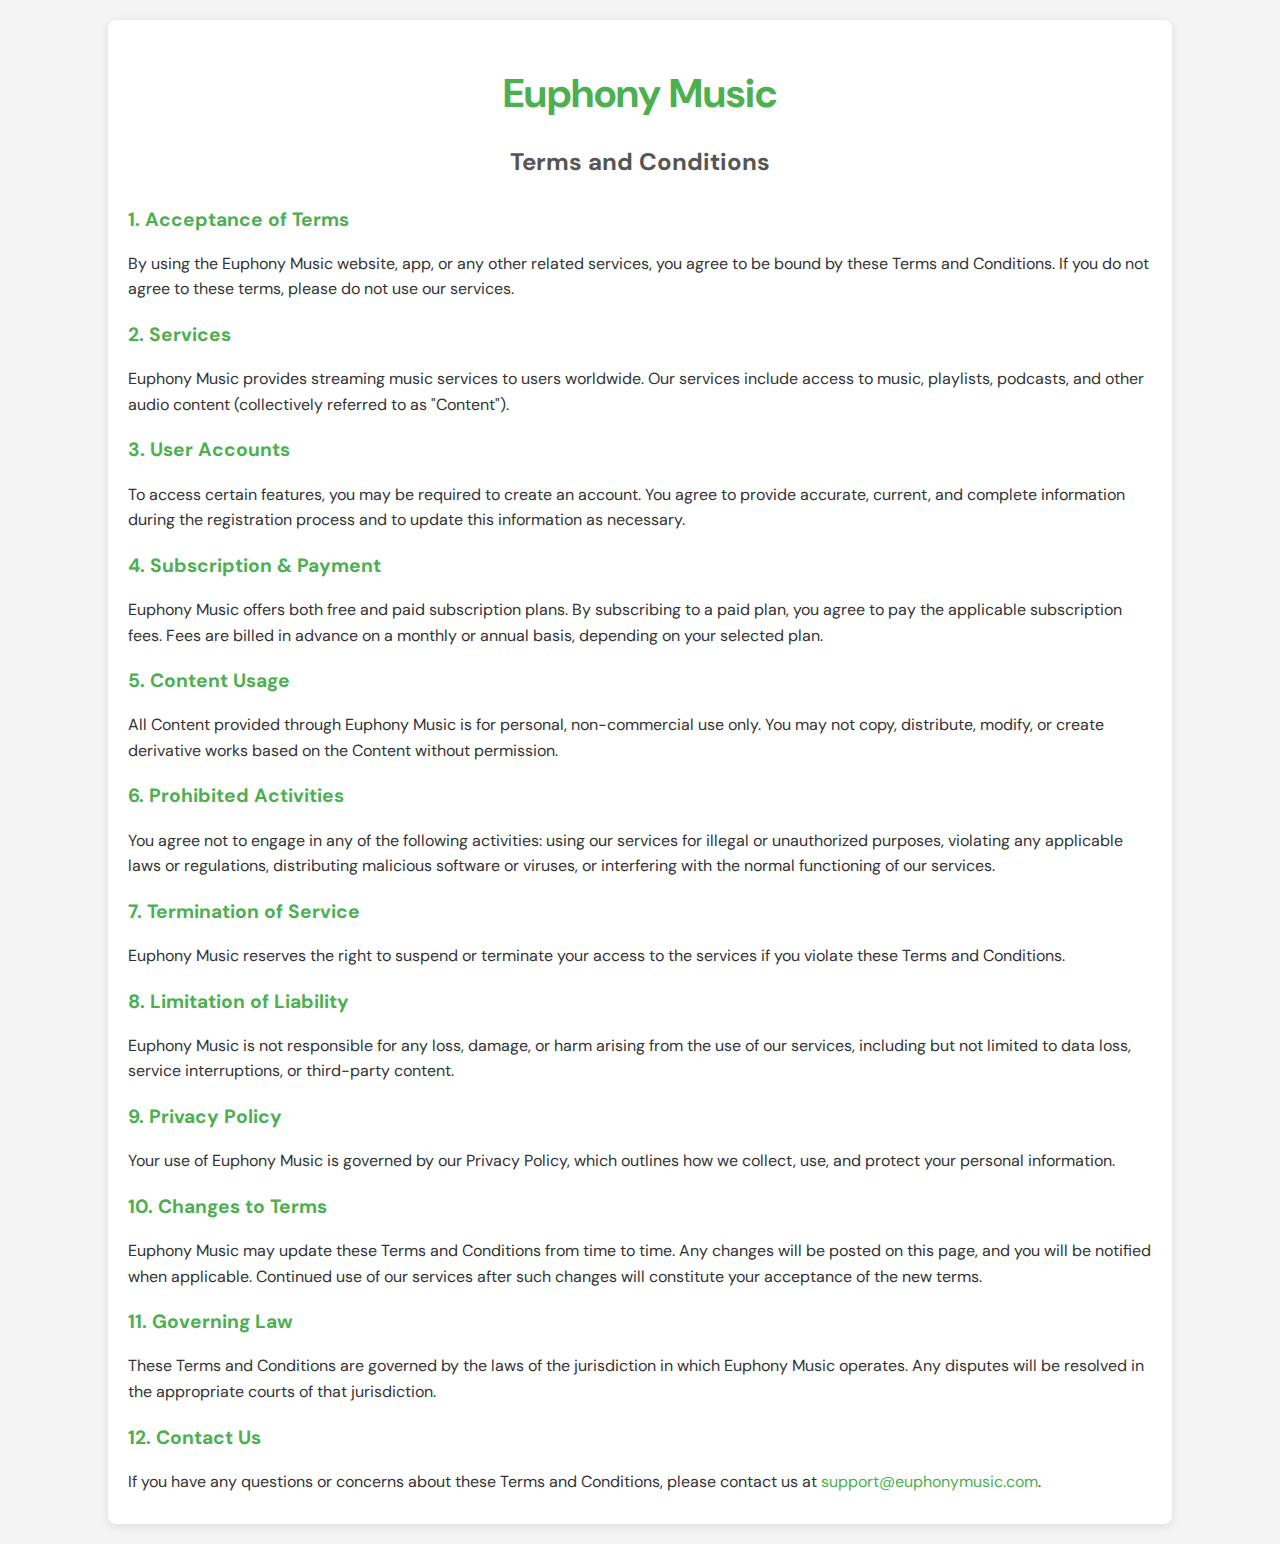
<file: terms.html>
<!DOCTYPE html>
<html lang="en">
  <head>
    <meta charset="UTF-8" />
    <meta name="viewport" content="width=device-width, initial-scale=1.0" />
    <title>Euphony Music - Terms and Conditions</title>
    <link rel="preconnect" href="https://fonts.googleapis.com" />
    <link rel="preconnect" href="https://fonts.gstatic.com" crossorigin />
    <link
      href="https://fonts.googleapis.com/css2?family=DM+Sans:wght@400;500;700&display=swap"
      rel="stylesheet"
    />
    <style>
      /* General Styles */
      body {
        font-family: "DM Sans", sans-serif;
        background-color: #f4f4f4;
        margin: 0;
        padding: 0;
        color: #333;
      }

      .container {
        width: 80%;
        margin: 20px auto;
        padding: 20px;
        background-color: #fff;
        border-radius: 8px;
        box-shadow: 0 2px 10px rgba(0, 0, 0, 0.1);
      }

      header {
        text-align: center;
        margin-bottom: 30px;
      }

      header h1 {
        font-size: 2.5em;
        color: #4caf50;
      }

      header h2 {
        font-size: 1.5em;
        color: #555;
      }

      .content h3 {
        font-size: 1.2em;
        margin-top: 20px;
        color: #4caf50;
      }

      .content p {
        font-size: 1em;
        line-height: 1.6;
        margin-bottom: 10px;
      }

      a {
        color: #4caf50;
        text-decoration: none;
      }

      a:hover {
        text-decoration: underline;
      }

      /* Responsive Styles */
      @media (max-width: 768px) {
        .container {
          width: 90%;
        }

        header h1 {
          font-size: 2em;
        }

        header h2 {
          font-size: 1.2em;
        }
      }
    </style>
  </head>
  <body>
    <div class="container">
      <header>
        <h1>Euphony Music</h1>
        <h2>Terms and Conditions</h2>
      </header>
      <section class="content">
        <h3>1. Acceptance of Terms</h3>
        <p>
          By using the Euphony Music website, app, or any other related
          services, you agree to be bound by these Terms and Conditions. If you
          do not agree to these terms, please do not use our services.
        </p>

        <h3>2. Services</h3>
        <p>
          Euphony Music provides streaming music services to users worldwide.
          Our services include access to music, playlists, podcasts, and other
          audio content (collectively referred to as "Content").
        </p>

        <h3>3. User Accounts</h3>
        <p>
          To access certain features, you may be required to create an account.
          You agree to provide accurate, current, and complete information
          during the registration process and to update this information as
          necessary.
        </p>

        <h3>4. Subscription & Payment</h3>
        <p>
          Euphony Music offers both free and paid subscription plans. By
          subscribing to a paid plan, you agree to pay the applicable
          subscription fees. Fees are billed in advance on a monthly or annual
          basis, depending on your selected plan.
        </p>

        <h3>5. Content Usage</h3>
        <p>
          All Content provided through Euphony Music is for personal,
          non-commercial use only. You may not copy, distribute, modify, or
          create derivative works based on the Content without permission.
        </p>

        <h3>6. Prohibited Activities</h3>
        <p>
          You agree not to engage in any of the following activities: using our
          services for illegal or unauthorized purposes, violating any
          applicable laws or regulations, distributing malicious software or
          viruses, or interfering with the normal functioning of our services.
        </p>

        <h3>7. Termination of Service</h3>
        <p>
          Euphony Music reserves the right to suspend or terminate your access
          to the services if you violate these Terms and Conditions.
        </p>

        <h3>8. Limitation of Liability</h3>
        <p>
          Euphony Music is not responsible for any loss, damage, or harm arising
          from the use of our services, including but not limited to data loss,
          service interruptions, or third-party content.
        </p>

        <h3>9. Privacy Policy</h3>
        <p>
          Your use of Euphony Music is governed by our Privacy Policy, which
          outlines how we collect, use, and protect your personal information.
        </p>

        <h3>10. Changes to Terms</h3>
        <p>
          Euphony Music may update these Terms and Conditions from time to time.
          Any changes will be posted on this page, and you will be notified when
          applicable. Continued use of our services after such changes will
          constitute your acceptance of the new terms.
        </p>

        <h3>11. Governing Law</h3>
        <p>
          These Terms and Conditions are governed by the laws of the
          jurisdiction in which Euphony Music operates. Any disputes will be
          resolved in the appropriate courts of that jurisdiction.
        </p>

        <h3>12. Contact Us</h3>
        <p>
          If you have any questions or concerns about these Terms and
          Conditions, please contact us at
          <a href="mailto:support@euphonymusic.com">support@euphonymusic.com</a
          >.
        </p>
      </section>
    </div>
  </body>
</html>
</file>
